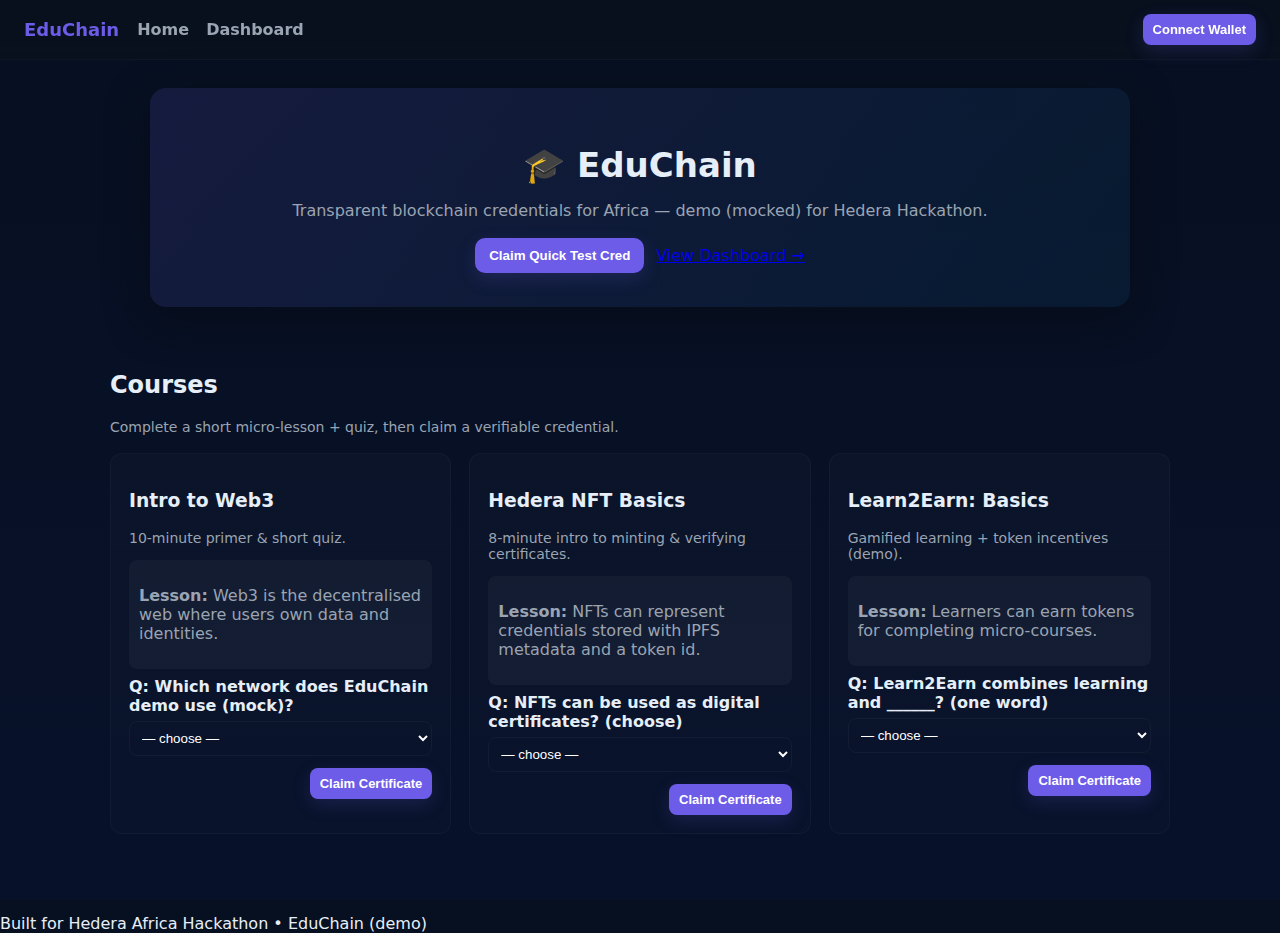
<file: public/index.html>
<!doctype html>
<html lang="en">
<head>
  <meta charset="utf-8" />
  <meta name="viewport" content="width=device-width,initial-scale=1" />
  <title>EduChain — Learn2Earn Demo</title>
  <link rel="stylesheet" href="style.css" />
</head>
<body>
  <!-- NAVBAR -->
  <header class="nav">
    <div class="nav-left">
      <div class="logo">EduChain</div>
      <nav class="nav-links">
        <a href="index.html">Home</a>
        <a href="dashboard.html">Dashboard</a>
      </nav>
    </div>
    <div class="nav-right">
      <button id="connectBtn" class="btn small">Connect Wallet</button>
    </div>
  </header>

  <!-- HERO -->
  <section class="hero">
    <div class="hero-inner">
      <h1>🎓 EduChain</h1>
      <p class="tagline">Transparent blockchain credentials for Africa — demo (mocked) for Hedera Hackathon.</p>
      <div class="cta-row">
        <button id="heroClaimAll" class="btn">Claim Quick Test Cred</button>
        <a class="link" href="dashboard.html">View Dashboard →</a>
      </div>
    </div>
  </section>

  <!-- COURSES -->
  <section id="courses" class="section container">
    <h2>Courses</h2>
    <p class="muted">Complete a short micro-lesson + quiz, then claim a verifiable credential.</p>

    <div class="cards">
      <!-- Course 1 -->
      <div class="card course" data-course-id="intro-web3" data-course-title="Intro to Web3">
        <h3>Intro to Web3</h3>
        <p class="muted">10-minute primer & short quiz.</p>

        <div class="lesson">
          <p><strong>Lesson:</strong> Web3 is the decentralised web where users own data and identities.</p>
        </div>

        <div class="quiz">
          <label>Q: Which network does EduChain demo use (mock)?</label>
          <select class="quiz-input">
            <option value="">— choose —</option>
            <option value="hedera">Hedera</option>
            <option value="eth">Ethereum</option>
            <option value="sol">Solana</option>
          </select>
        </div>

        <div class="card-actions">
          <button class="btn small claim-btn" data-course="intro-web3">Claim Certificate</button>
        </div>
      </div>

      <!-- Course 2 -->
      <div class="card course" data-course-id="hedera-nft" data-course-title="Hedera NFT Basics">
        <h3>Hedera NFT Basics</h3>
        <p class="muted">8-minute intro to minting & verifying certificates.</p>

        <div class="lesson">
          <p><strong>Lesson:</strong> NFTs can represent credentials stored with IPFS metadata and a token id.</p>
        </div>

        <div class="quiz">
          <label>Q: NFTs can be used as digital certificates? (choose)</label>
          <select class="quiz-input">
            <option value="">— choose —</option>
            <option value="yes">Yes</option>
            <option value="no">No</option>
          </select>
        </div>

        <div class="card-actions">
          <button class="btn small claim-btn" data-course="hedera-nft">Claim Certificate</button>
        </div>
      </div>

      <!-- Course 3 -->
      <div class="card course" data-course-id="learn2earn" data-course-title="Learn2Earn: Basics">
        <h3>Learn2Earn: Basics</h3>
        <p class="muted">Gamified learning + token incentives (demo).</p>

        <div class="lesson">
          <p><strong>Lesson:</strong> Learners can earn tokens for completing micro-courses.</p>
        </div>

        <div class="quiz">
          <label>Q: Learn2Earn combines learning and ______? (one word)</label>
          <select class="quiz-input">
            <option value="">— choose —</option>
            <option value="tokens">tokens</option>
            <option value="ads">ads</option>
            <option value="games">games</option>
          </select>
        </div>

        <div class="card-actions">
          <button class="btn small claim-btn" data-course="learn2earn">Claim Certificate</button>
        </div>
      </div>
    </div>
  </section>

  <!-- FOOTER -->
  <footer class="footer">
    <div>Built for Hedera Africa Hackathon • EduChain (demo)</div>
  </footer>

  <!-- WALLET MODAL -->
  <div id="walletModal" class="modal hidden">
    <div class="modal-card">
      <h3>Select Wallet</h3>
      <ul class="wallet-list">
        <li onclick="selectWallet('0.0.12345')">HashPack — 0.0.12345</li>
        <li onclick="selectWallet('0.0.67890')">Blade — 0.0.67890</li>
        <li onclick="selectWallet('0.0.99999')">Ledger — 0.0.99999</li>
      </ul>
      <div class="modal-actions">
        <button class="btn small" onclick="closeWalletModal()">Cancel</button>
      </div>
    </div>
  </div>

  <!-- TX MODAL -->
  <div id="txModal" class="modal hidden">
    <div class="modal-card">
      <h3>Confirm Transaction</h3>
      <p class="muted">Action: Claim EduChain Certificate (mock)</p>
      <div class="tx-details">
        <div><strong>From:</strong> <span id="txFrom">—</span></div>
        <div><strong>Network:</strong> Hedera Testnet (mock)</div>
        <div><strong>Fee:</strong> ~0.001 HBAR</div>
      </div>
      <div class="modal-actions">
        <button id="confirmTxBtn" class="btn small">Confirm</button>
        <button class="btn small alt" onclick="rejectTx()">Reject</button>
      </div>
    </div>
  </div>

  <!-- TOAST CONTAINER -->
  <div id="toastContainer" class="toast-container"></div>

  <script src="app.js"></script>
</body>
  </html>
</file>
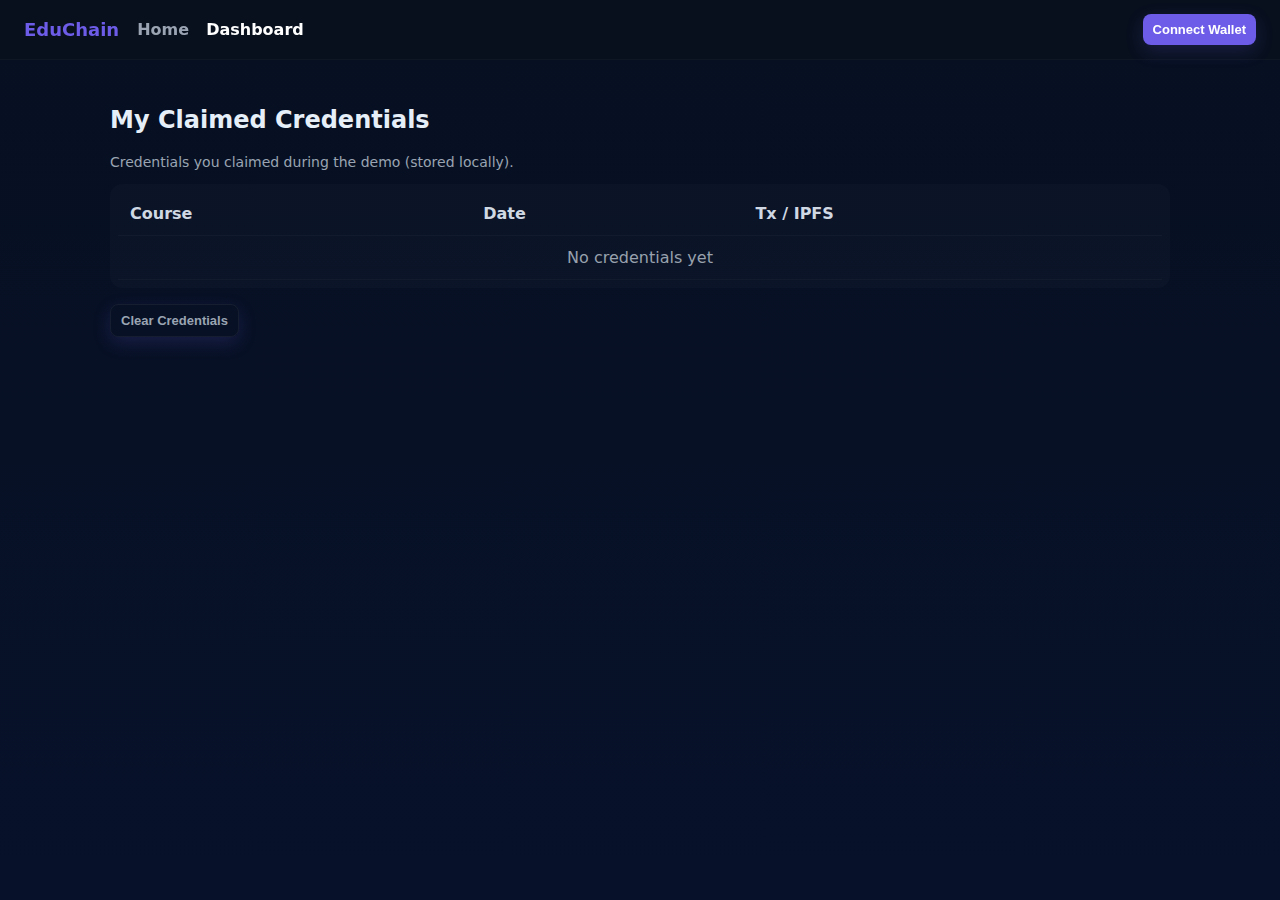
<file: public/dashboard.html>
<!doctype html>
<html lang="en">
<head>
  <meta charset="utf-8" />
  <meta name="viewport" content="width=device-width,initial-scale=1" />
  <title>EduChain — Dashboard</title>
  <link rel="stylesheet" href="style.css" />
</head>
<body>
  <header class="nav">
    <div class="nav-left">
      <div class="logo">EduChain</div>
      <nav class="nav-links">
        <a href="index.html">Home</a>
        <a class="active" href="dashboard.html">Dashboard</a>
      </nav>
    </div>
    <div class="nav-right">
      <button id="connectBtnDash" class="btn small">Connect Wallet</button>
    </div>
  </header>

  <main class="section container">
    <h2>My Claimed Credentials</h2>
    <p class="muted">Credentials you claimed during the demo (stored locally).</p>

    <div class="table-wrap">
      <table id="credTable">
        <thead>
          <tr><th>Course</th><th>Date</th><th>Tx / IPFS</th></tr>
        </thead>
        <tbody>
          <!-- populated by app.js -->
        </tbody>
      </table>
    </div>
    <div class="mt-4">
      <button id="clearCreds" class="btn small alt">Clear Credentials</button>
    </div>
  </main>

  <div id="toastContainer" class="toast-container"></div>
  <script src="app.js"></script>
</body>
</html>
</file>
<file: public/style.css>
/* Basic reset & variables */
:root{
  --bg:#0b1220; --card:#0f1724; --accent:#6c5ce7; --muted:#9aa4b2; --glass: rgba(255,255,255,0.04);
}
*{box-sizing:border-box}
html,body{height:100%}
body{
  margin:0;
  font-family:Inter, ui-sans-serif, system-ui, -apple-system, "Segoe UI", Roboto, "Helvetica Neue", Arial;
  background:linear-gradient(180deg,#071021 0%, #07112a 100%);
  color:#e6eef8;
  -webkit-font-smoothing:antialiased;
}

/* NAV */
.nav{
  display:flex;align-items:center;justify-content:space-between;padding:14px 24px;
  backdrop-filter: blur(6px); background: rgba(10,16,28,0.6); border-bottom:1px solid rgba(255,255,255,0.03);
}
.nav-left{display:flex;align-items:center;gap:18px}
.logo{font-weight:700;color:var(--accent);font-size:18px}
.nav-links a{color:var(--muted);text-decoration:none;margin-right:12px;font-weight:600}
.nav-links a.active, .nav-links a:hover{color:#fff}

/* Buttons */
.btn{background:var(--accent);color:white;border:none;padding:10px 14px;border-radius:10px;font-weight:700;cursor:pointer;box-shadow:0 6px 18px rgba(108,92,231,0.18);transition:transform .18s ease,box-shadow .18s ease}
.btn.small{padding:8px 10px;font-size:13px;border-radius:8px}
.btn.alt{background:transparent;border:1px solid rgba(255,255,255,0.06);color:var(--muted)}

/* HERO */
.hero{margin:28px auto 18px;max-width:980px;padding:34px;border-radius:16px;background:linear-gradient(135deg, rgba(108,92,231,0.14), rgba(0,186,255,0.06));box-shadow:0 12px 40px rgba(6,10,18,0.6);text-align:center}
.hero h1{font-size:34px;margin-bottom:6px}
.tagline{color:var(--muted);margin-bottom:18px}
.cta-row{display:flex;gap:12px;align-items:center;justify-content:center}

/* Section & container */
.section{padding:26px 20px 80px}
.container{max-width:1100px;margin:0 auto}

/* Cards grid */
.cards{display:grid;grid-template-columns:repeat(auto-fit,minmax(260px,1fr));gap:18px;margin-top:18px}
.card{background:linear-gradient(180deg, rgba(255,255,255,0.02), rgba(255,255,255,0.01));padding:18px;border-radius:12px;border:1px solid rgba(255,255,255,0.03);transition:transform .18s ease,box-shadow .18s ease}
.card:hover{transform:translateY(-8px);box-shadow:0 18px 60px rgba(2,6,23,0.6)}

/* Lesson/quiz */
.lesson{background:var(--glass);padding:10px;border-radius:8px;margin:8px 0;color:var(--muted)}
.quiz{margin-top:8px}
.quiz label{display:block;margin-bottom:6px;font-weight:700;color:#e6eef8}
.quiz .quiz-input{width:100%;padding:8px;border-radius:8px;border:1px solid rgba(255,255,255,0.04);background:transparent;color:#fff}

/* Card actions */
.card-actions{display:flex;justify-content:flex-end;margin-top:12px}

/* Modal */
.modal{position:fixed;inset:0;display:flex;align-items:center;justify-content:center;background:rgba(2,6,23,0.6);z-index:999;backdrop-filter: blur(6px)}
.modal.hidden{display:none}
.modal-card{width:94%;max-width:420px;background:linear-gradient(180deg, #071225, #06111b);padding:18px;border-radius:12px;border:1px solid rgba(255,255,255,0.04);box-shadow:0 20px 60px rgba(2,6,23,0.6)}
.wallet-list{list-style:none;padding:0;margin:8px 0}
.wallet-list li{padding:10px;border-radius:8px;background:rgba(255,255,255,0.02);margin-bottom:8px;cursor:pointer}
.wallet-list li:hover{transform:translateY(-6px);box-shadow:0 12px 40px rgba(0,0,0,0.6)}

/* TX details */
.tx-details{background:rgba(255,255,255,0.02);padding:10px;border-radius:8px;margin:10px 0;color:var(--muted)}

/* Toasts */
.toast-container{position:fixed;right:18px;bottom:18px;display:flex;flex-direction:column;gap:10px;z-index:1200}
.toast{padding:12px 14px;border-radius:12px;color:white;min-width:220px;box-shadow:0 12px 40px rgba(0,0,0,0.5);font-weight:700}
.toast.info{background:linear-gradient(90deg,#2563eb,#06b6d4)}
.toast.success{background:linear-gradient(90deg,#16a34a,#4ade80)}
.toast.error{background:linear-gradient(90deg,#ef4444,#f97316)}

/* Dashboard */
.table-wrap{overflow:auto;margin-top:14px;background:rgba(255,255,255,0.02);border-radius:12px;padding:8px}
table{width:100%;border-collapse:collapse}
th,td{padding:12px;text-align:left;border-bottom:1px solid rgba(255,255,255,0.03);color:var(--muted)}
th{font-weight:700;color:#cfd8e3}

/* small utilities */
.muted{color:var(--muted);font-size:14px}
.mt-4{margin-top:16px}

/* responsive */
@media (max-width:640px){
  .nav-links{display:none}
  .hero h1{font-size:28px}
  .cards{grid-template-columns:1fr}
}
</file>
